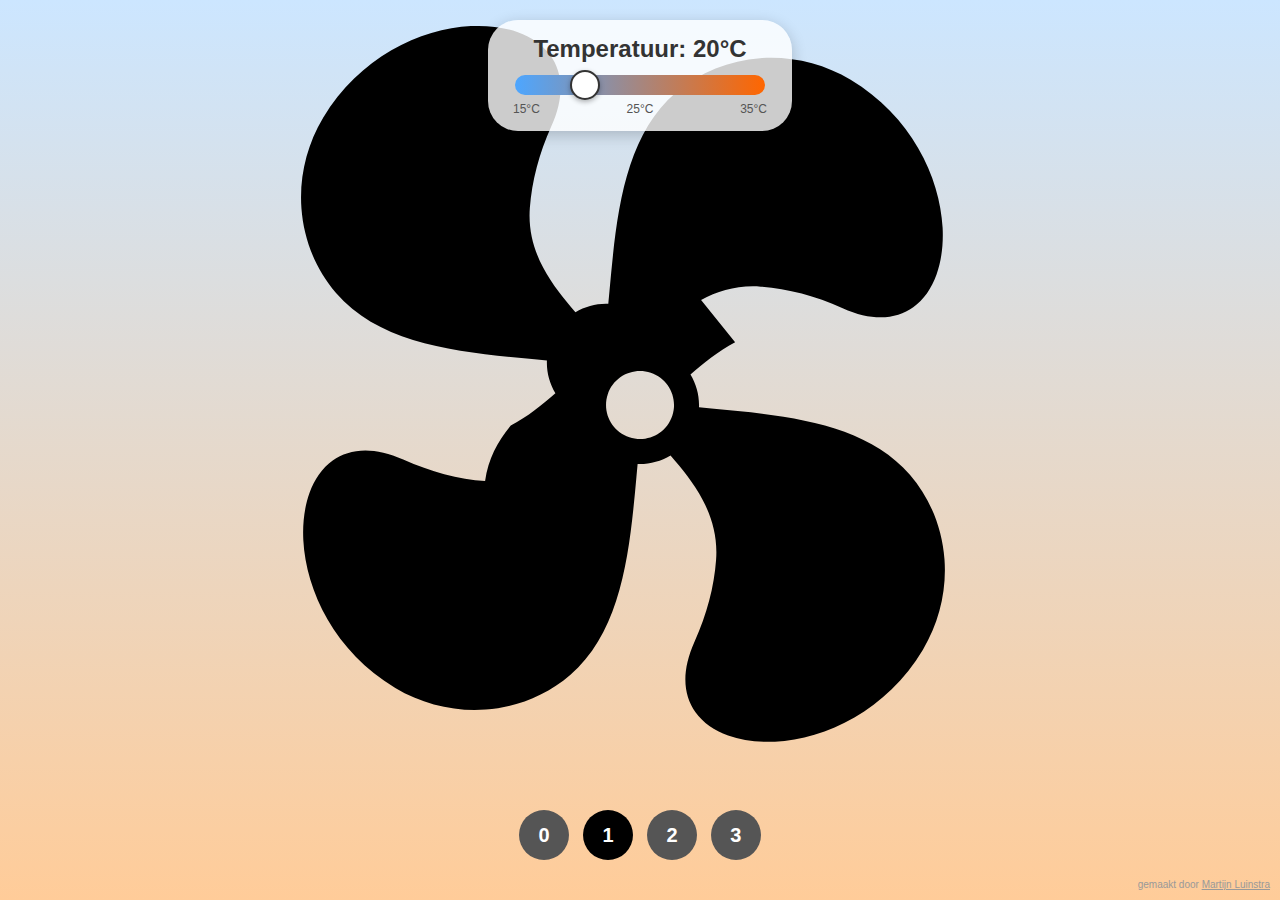
<file: index.html>
<!DOCTYPE html>
<html lang="nl">
<head>
    <meta charset="utf-8">
    <meta name="viewport" content="width=device-width, initial-scale=1">
    <meta name="description" content="Een beetje verkoeling voor wie het warm heeft!">
    <meta property="og:title" content="Het is warm">
    <meta property="og:description" content="Een beetje verkoeling voor wie het warm heeft!">
    <title>Het is warm</title>
    <link rel="shortcut icon" type="image/png" sizes="32x32" href="/favicon.png">
    <style>
        html, body {
            width: 100%;
            height: 100%;
            transition: background-color 1s ease;
        }

        body {
            padding: 0;
            margin: 0;
            background: linear-gradient(to bottom, #cce6ff, #ffcc99);
            color:black;
            font: 14px Verdana, sans-serif;
            display: flex;
            flex-direction: column;
        }

        .temperature-container {
            position: absolute;
            top: 20px;
            left: 50%;
            transform: translateX(-50%);
            background: rgba(255, 255, 255, 0.8);
            padding: 15px 25px;
            border-radius: 30px;
            box-shadow: 0 4px 15px rgba(0, 0, 0, 0.2);
            display: flex;
            flex-direction: column;
            align-items: center;
            z-index: 10;
        }

        .temperature-display {
            font-size: 24px;
            font-weight: bold;
            margin-bottom: 10px;
            color: #333;
        }

        .temperature-slider {
            width: 250px;
            height: 20px;
            -webkit-appearance: none;
            appearance: none;
            background: linear-gradient(to right, #4da6ff, #ff6600);
            outline: none;
            border-radius: 10px;
        }

        .temperature-slider::-webkit-slider-thumb {
            -webkit-appearance: none;
            appearance: none;
            width: 30px;
            height: 30px;
            border-radius: 50%;
            background: #fff;
            border: 2px solid #333;
            cursor: pointer;
            box-shadow: 0 2px 5px rgba(0,0,0,0.3);
        }

        .temperature-labels {
            display: flex;
            justify-content: space-between;
            width: 100%;
            margin-top: 5px;
            color: #555;
            font-size: 12px;
        }

        svg {
            shape-rendering: geometricPrecision;
            fill-rule: evenodd;
            clip-rule: evenodd;
        }

        svg path {
            fill: black;
        }

        .container {
            flex: 1 1 100%;
            padding: 25px 10px 0px 10px;
            overflow: hidden;
            text-align: center;
        }

        .fan {
            margin: 0 auto;
            height: 100%;
            width: 100%;
        }

        /* Info + controls */

        .footer {
            flex: 0 0;
            padding: 25px 10px 10px 10px;
            text-align: center;
        }

        .info {
            color: #999;
            float: right;
            font-size: 10px;
            margin-top: 20px;
            line-height: 10px
        }

        a,
        a:visited {
            color: #999;
        }

        a:hover {
            color: #666;
        }

        .btn {
            display: inline-block;
            margin: 0 5px;
            height: 50px;
            width: 50px;
            border: none;
            border-radius: 50%;
            vertical-align: middle;
            color: white;
            background: #555;
            cursor: pointer;
            font-size: 20px;
            text-decoration: none;
            font-weight: bold;
            line-height: 50px;
            padding: 0;
        }

        .is-active {
            background: black;
            color: white;
        }

        .btn:visited {
            color: white;
        }

        .btn:hover {
            background: #111;
        }
        
        .temperature-indicator {
            position: absolute;
            top: 70px;
            left: 50%;
            transform: translateX(-50%);
            background: rgba(0, 0, 0, 0.7);
            color: white;
            padding: 8px 15px;
            border-radius: 20px;
            font-size: 14px;
            opacity: 0;
            transition: opacity 0.3s ease;
        }
    </style>
</head>
<body>
<div class="temperature-container">
    <div class="temperature-display">Temperatuur: <span id="temp-value">20°C</span></div>
    <input type="range" min="15" max="35" value="20" class="temperature-slider" id="temp-slider">
    <div class="temperature-labels">
        <span>15°C</span>
        <span>25°C</span>
        <span>35°C</span>
    </div>
</div>
<div class="temperature-indicator" id="temp-indicator"></div>

<div class="container">
    <svg id="fan" role="img" class="fan" data-speed="1" xmlns="http://www.w3.org/2000/svg" xml:space="preserve" version="1.1" viewBox="0 0 17293 17293">
        <title>Animatie van een ventilator</title>
        <path class="fil0" d="M8890 6064c-84,428 -79,862 -64,1252 261,36 504,144 704,318l197 -203c1172,-1212 2441,-2524 4007,-2573 728,-23 1417,197 1989,591 582,402 1042,984 1297,1674 554,1502 200,2994 -480,3934 -230,317 -497,572 -779,744 -284,173 -584,262 -877,246 -474,-26 -928,-327 -1264,-989 -158,-311 -332,-592 -518,-844 -196,-267 -406,-501 -625,-706 -377,-354 -810,-532 -1247,-617 -428,-84 -862,-79 -1252,-64 -36,259 -147,506 -319,704 62,60 132,128 203,197 1212,1172 2524,2441 2573,4007 23,728 -197,1417 -591,1989 -402,582 -984,1042 -1674,1297 -1502,554 -2994,200 -3934,-480 -317,-230 -572,-497 -744,-779 -173,-284 -262,-584 -246,-877 26,-474 327,-928 989,-1264 311,-158 592,-332 844,-518 267,-196 501,-406 706,-625 -354,-377 -532,-810 -617,-1247 84,-428 79,-862 64,-1252 -262,-36 -505,-145 -704,-319l-197 203c-1172,1212 -2441,2524 -4007,2573 -728,23 -1417,-197 -1989,-591 -582,-402 -1042,-984 -1297,-1674 -554,-1502 -200,-2994 480,-3934 230,-317 497,-572 779,-744 284,-173 584,-262 877,-246 474,26 928,327 1264,989 158,311 332,592 518,844 196,267 406,501 625,706 377,354 810,532 1248,617 428,84 862,79 1252,64 35,-262 142,-502 318,-704 -61,-59 -132,-128 -203,-197 -1212,-1172 -2524,-2441 -2573,-4007 -23,-728 197,-1417 591,-1989 402,-582 984,-1042 1674,-1297 1502,-554 2994,-200 3934,480 317,230 572,497 744,779 173,284 262,584 246,877 -26,474 -327,928 -989,1264 -311,158 -592,332 -844,518 -267,196 -501,406 -706,625 -354,377 -532,810 -618,1248zm-662 1932c-359,231 -463,710 -231,1069 231,359 710,463 1069,231 359,-231 463,-710 231,-1069 -231,-359 -710,-463 -1069,-231z">
            <animateTransform
                id="fan-animation"
                attributeName="transform"
                attributeType="XML"
                type="rotate"
                from="0 8646.5 8646.5"
                to="360 8646.5 8646.5"
                dur="5s"
                repeatCount="indefinite"
            ></animateTransform>
        </path>
    </svg>
</div>
<div class="footer">
    <div class="controls">
        <button type="button" class="btn">0</button>
        <button type="button" class="btn is-active" data-speed="5s">1</button>
        <button type="button" class="btn" data-speed="2s">2</button>
        <button type="button" class="btn" data-speed="1s">3</button>
    </div>
    <div class="info">
        gemaakt door <a href="//martijnluinstra.nl/">Martijn Luinstra</a>
    </div>
</div>
<script>
    const svg = document.getElementById('fan');
    const animation = document.getElementById('fan-animation');
    const buttons = document.querySelectorAll('.controls .btn');
    const tempSlider = document.getElementById('temp-slider');
    const tempValue = document.getElementById('temp-value');
    const tempIndicator = document.getElementById('temp-indicator');
    const body = document.body;

    // Temperature slider functionality
    tempSlider.addEventListener('input', function() {
        const temp = parseInt(this.value);
        tempValue.textContent = `${temp}°C`;
        
        // Update background color based on temperature
        if (temp < 20) {
            body.style.background = 'linear-gradient(to bottom, #cce6ff, #a3d5ff)';
        } else if (temp < 25) {
            body.style.background = 'linear-gradient(to bottom, #cce6ff, #ffcc99)';
        } else {
            body.style.background = 'linear-gradient(to bottom, #ffcc99, #ff9966)';
        }
        
        // Adjust fan speed based on temperature
        let speed = "5s";
        if (temp > 25) {
            speed = "2s";
        }
        if (temp > 30) {
            speed = "1s";
        }
        
        // Only change if not turned off
        const activeButton = document.querySelector('.btn.is-active');
        if (activeButton && activeButton.dataset.speed) {
            updateFanSpeed(speed);
            
            // Update button states
            buttons.forEach(btn => {
                btn.classList.remove('is-active');
                if (btn.dataset.speed === speed) {
                    btn.classList.add('is-active');
                }
            });
        }
        
        // Show temperature indicator
        tempIndicator.textContent = `Het is nu ${temp}°C`;
        tempIndicator.style.opacity = '1';
        setTimeout(() => {
            tempIndicator.style.opacity = '0';
        }, 2000);
    });

    function updateFanSpeed(speed) {
        const offset = ((animation.getCurrentTime() / animation.getSimpleDuration()) % 1);
        animation.setAttribute('dur', speed);
        svg.setCurrentTime(parseFloat(speed.replace('s', '')) * offset);
        svg.unpauseAnimations();
    }

    buttons.forEach(function(button) {
        button.addEventListener('click', function() {
            // Toggle button state
            buttons.forEach(function(btn) {
                btn.classList.remove('is-active');
            });
            button.classList.add('is-active');

            // Set animation speed
            if (!button.dataset.speed) {
                svg.pauseAnimations();
            } else {
                updateFanSpeed(button.dataset.speed);
            }
        });
    });
</script>
</body>
</html>
</file>
